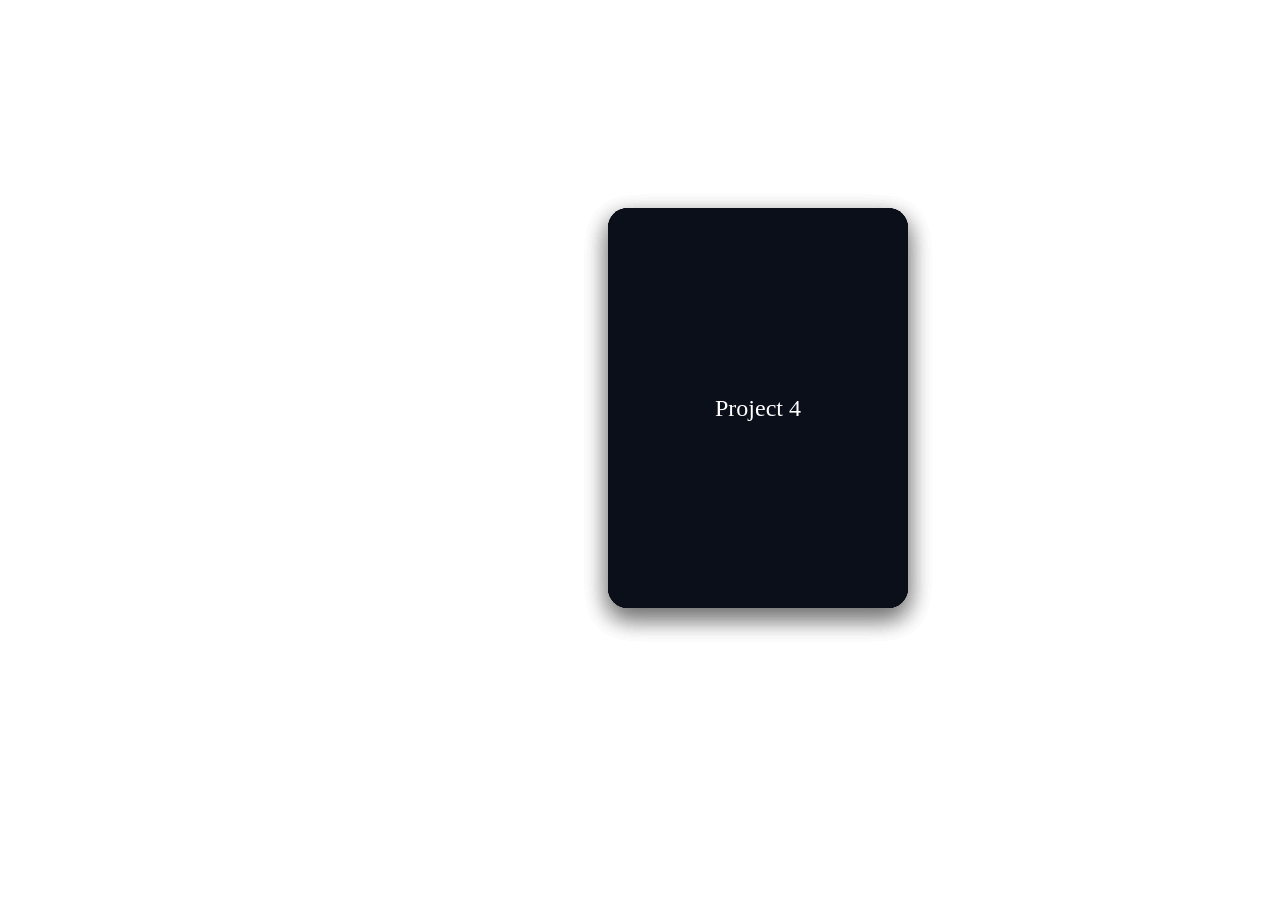
<file: 01/index.html>
<!DOCTYPE html>
<html lang="en">
<head>
    <meta charset="UTF-8">
    <meta name="viewport" content="width=device-width, initial-scale=1.0">
    <title>No-01</title>
    <link rel="stylesheet" href="./style.css">
</head>
<body>
    <div class="main">
        <div class="card" id="c1">Project 1</div>
        <div class="card" id="c2">Project 2</div>
        <div class="card" id="c3">Project 3</div>
        <div class="card" id="c4">Project 4</div>
    </div>
    <script src="./index.js"></script>
</body>
</html>
</file>
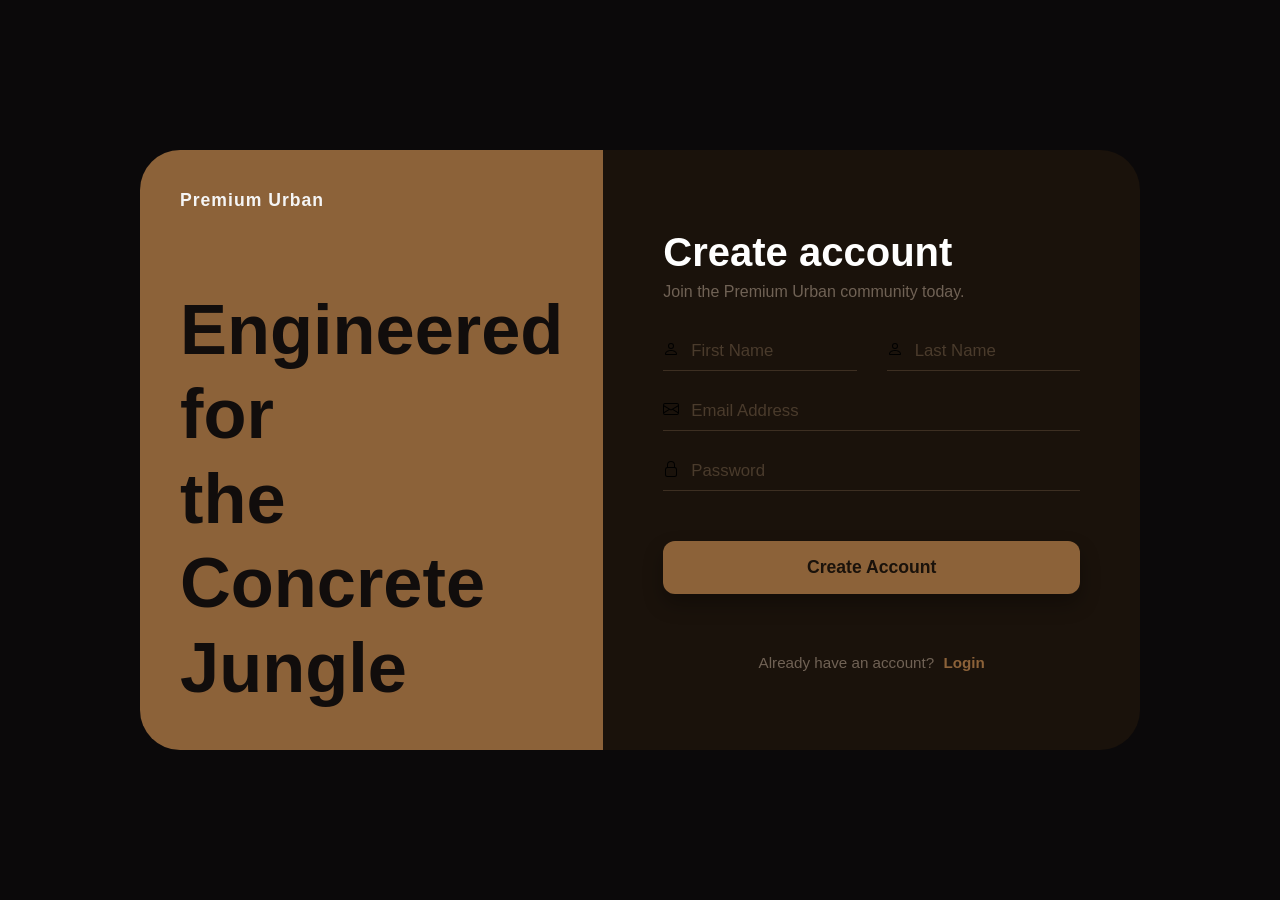
<file: 22/index.html>
<!DOCTYPE html>
<html lang="en">
<head>
    <meta charset="UTF-8">
    <meta name="viewport" content="width=device-width, initial-scale=1.0">
    <title>Document</title>
    <link rel="stylesheet" href="style.css">
    <link rel="stylesheet" href="https://cdnjs.cloudflare.com/ajax/libs/font-awesome/6.4.0/css/all.min.css">
</head>
<body>
<div class="container">
    <!-- khung bên trái  -->
    <div class="left-panel">
        <span class="brand-title">Premium Urban</span>
        <!-- <img src="./images/image.png" alt="Sneaker" class="product-image">  -->
        <div class="main-heading">
            <h1>Engineered for <br>the Concrete Jungle</h1>
        </div>
    </div>
    <!-- Khung bên phải  -->
    <div class="right-panel">
        <div class="form-header">
            <h2>Create account</h2>
            <p class="subtitle">Join the Premium Urban community today.</p>
        </div>

        <form>
        <div class="register-form">
            <div class="input-row">
                <div class="input-group">
                    <i><img src="./images/person.svg" alt=""></i>
                    <input type="text" placeholder="First Name">
                </div>
                <div class="input-group">
                    <i><img src="./images/person.svg" alt=""></i>
                    <input type="text" placeholder="Last Name">
                </div>
            </div>
            <div class="input-group">
                <i><img class="icons" src="./images/envelope.svg" alt=""></i>
                <input type="email" placeholder="Email Address">
            </div>
            <div class="input-group">
                <i><img class="icons" src="./images/lock.svg" alt=""></i>
                <input type="password" placeholder="Password">
            </div>
            <button type="submit" class="btn-submit">Create Account</button>
        </form>
        <div class="form-footer">
            Already have an account? <a href="#">Login</a>
        </div>
    </div>
</div>
</body>
</html>
</file>
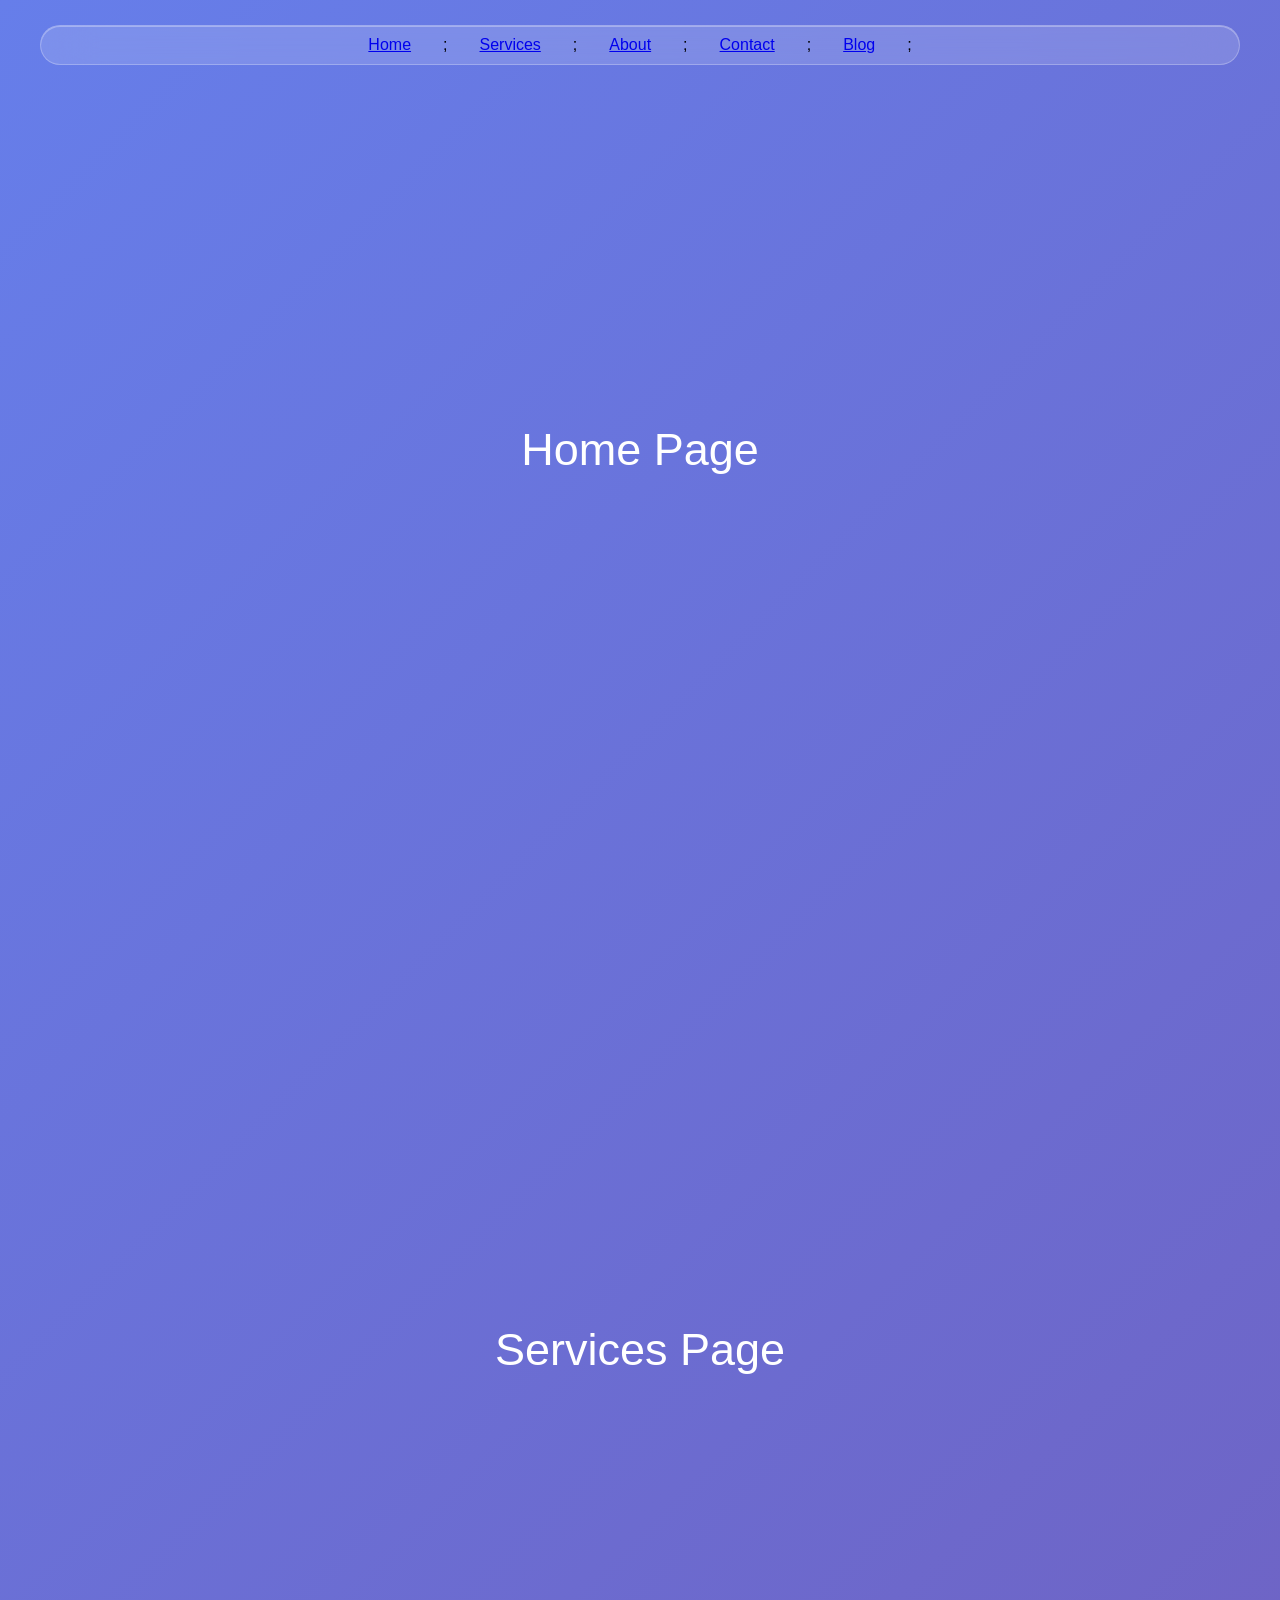
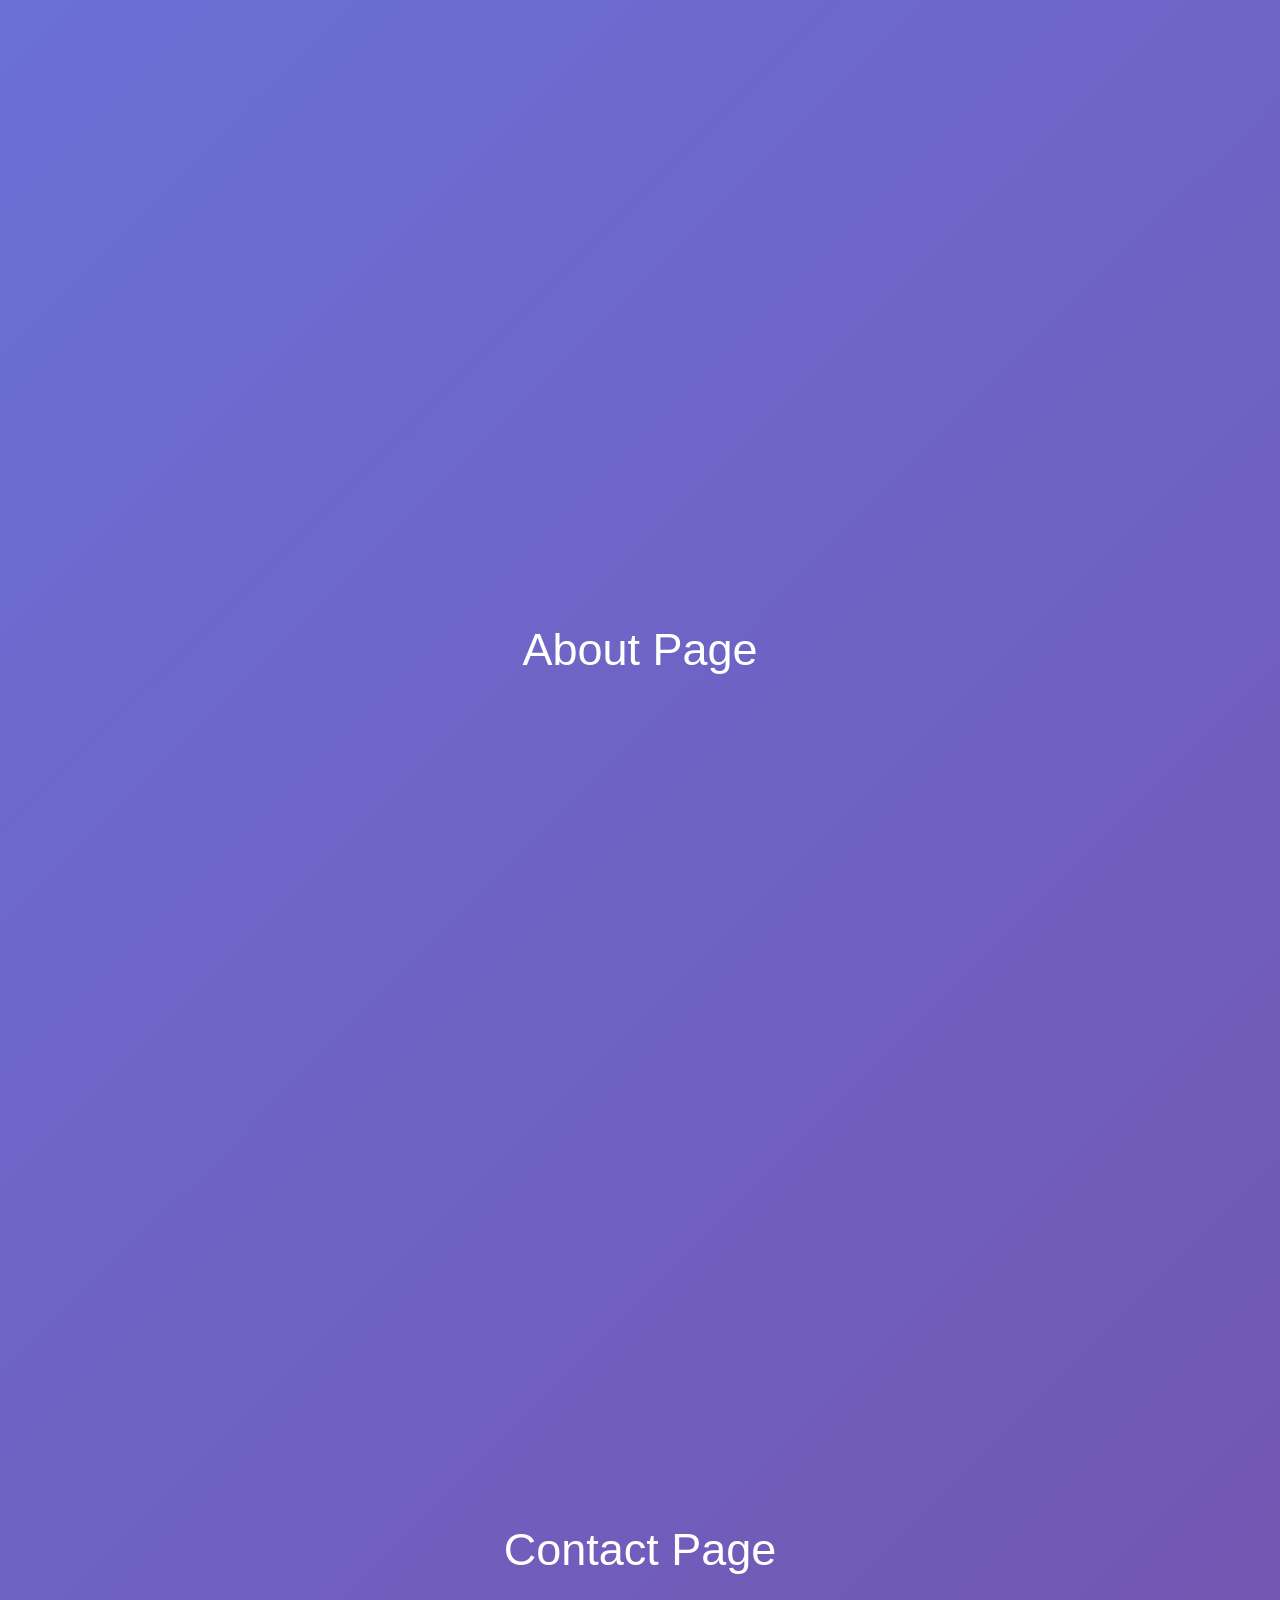
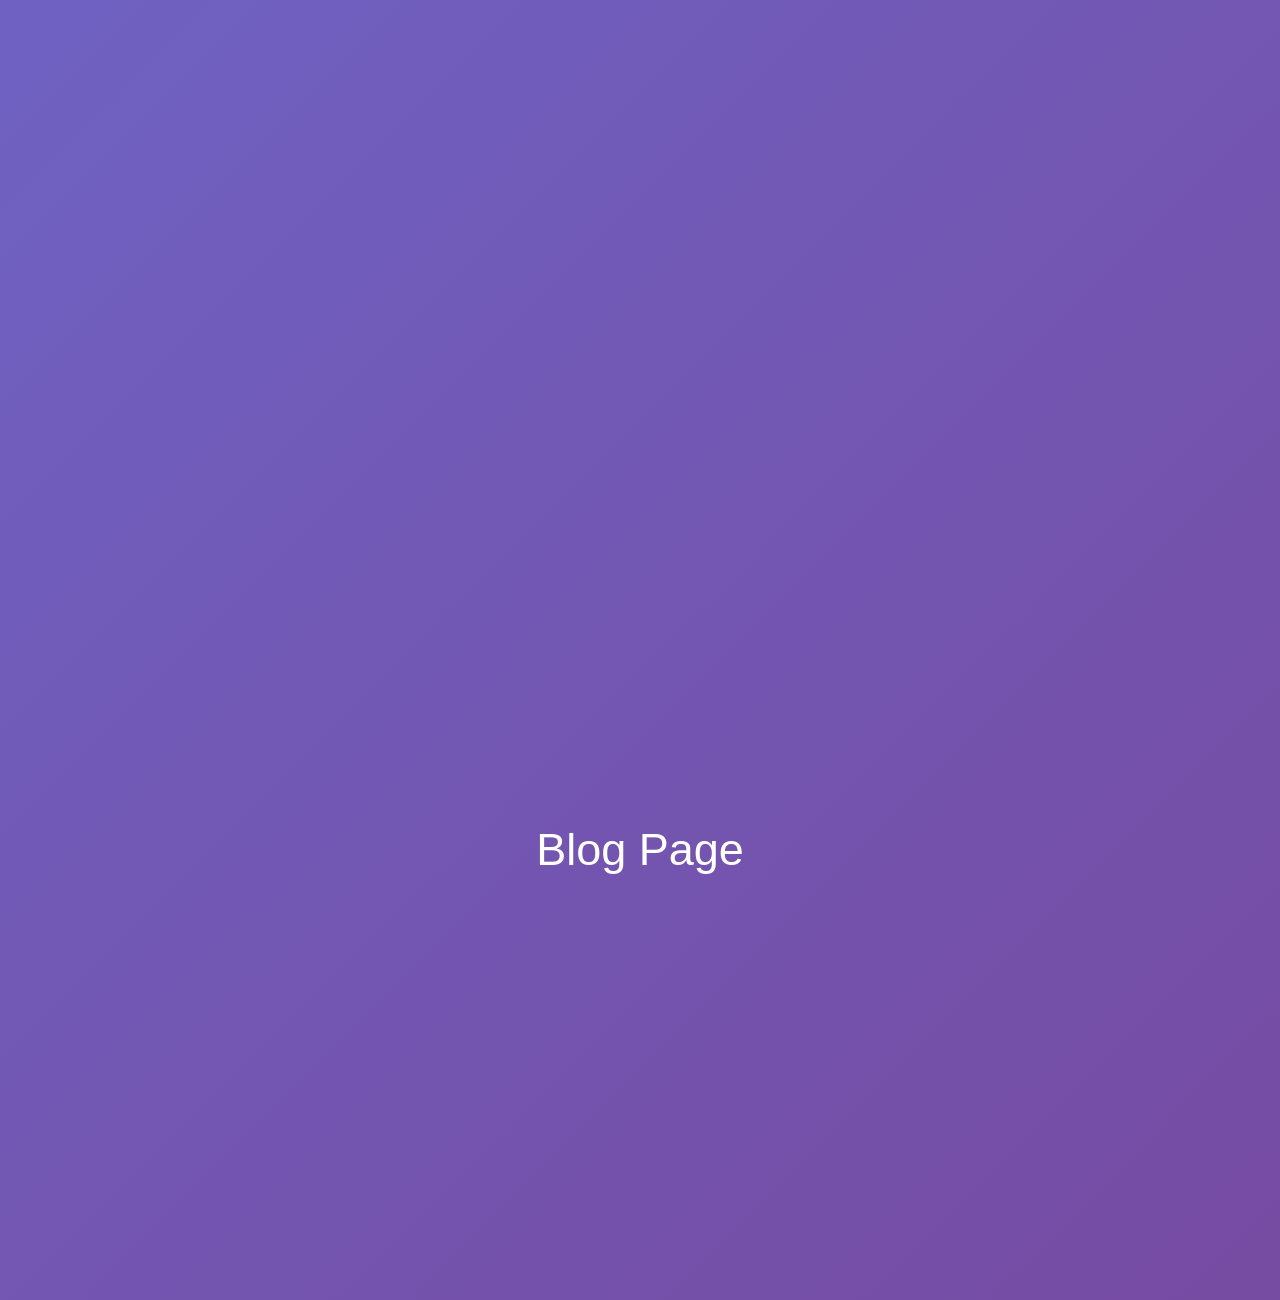
<file: 23/index.html>
<!DOCTYPE html>
<html lang="en">
<head>
    <meta charset="UTF-8">
    <meta name="viewport" content="width=device-width, initial-scale=1.0">
    <title>Document</title>
    <link rel="stylesheet" href="./style.css">
</head>
<body>
    <div class="header">
        <nav class="navbar">
            <a href="#home" class="nav-link">Home</a>;
            <a href="#services" class="nav-link">Services</a>;
            <a href="#about" class="nav-link">About</a>;
            <a href="#contact" class="nav-link">Contact</a>;
            <a href="#blog" class="nav-link">Blog</a>;
        </nav>
    </div>

    <section id="home">Home Page</section>
    <section id="services">Services Page</section>
    <section id="about">About Page</section>
    <section id="contact">Contact Page</section>
    <section id="blog">Blog Page</section>
</body>
</html>
</file>
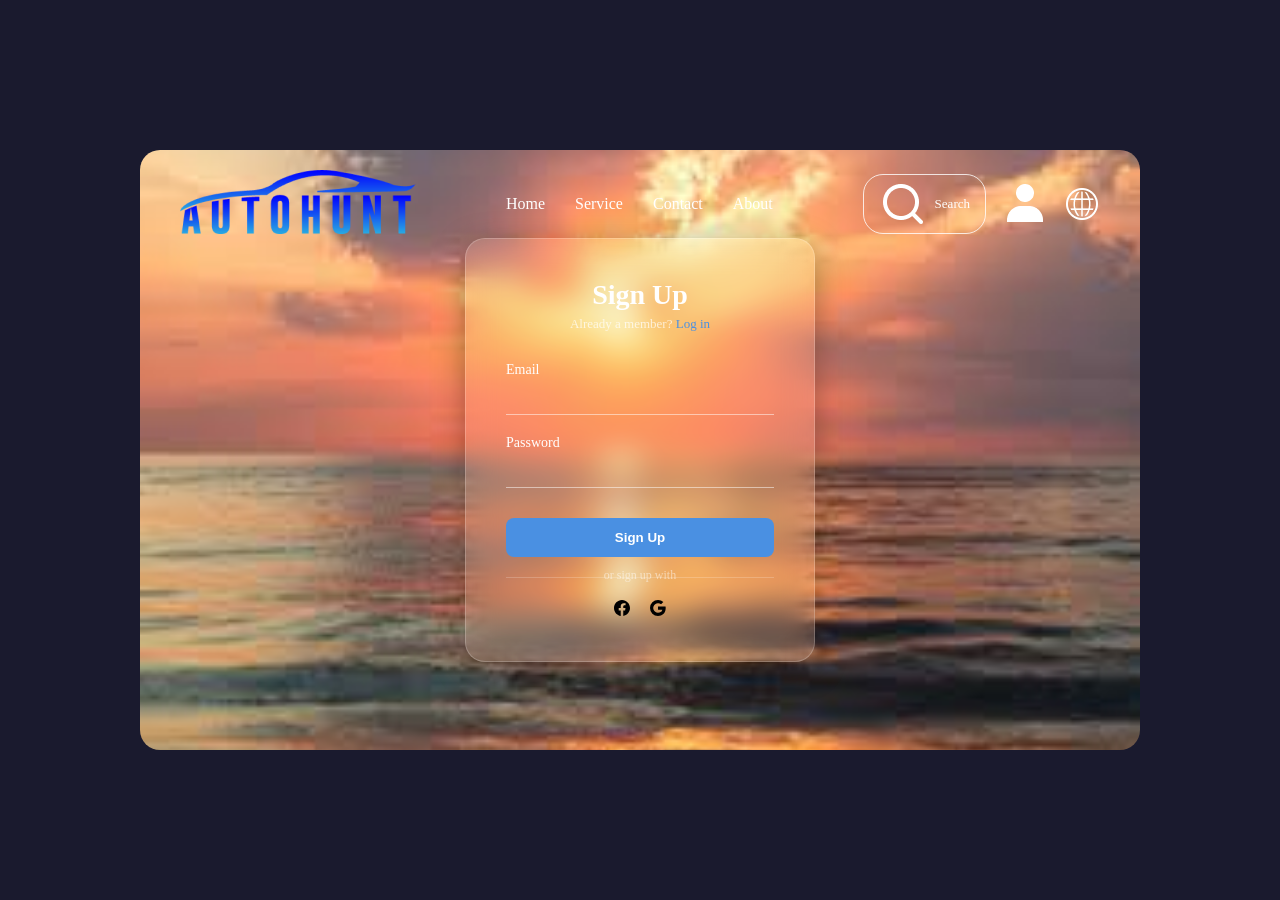
<file: 24/index.html>
<!DOCTYPE html>
<html lang="en">
<head>
    <meta charset="UTF-8">
    <meta name="viewport" content="width=device-width, initial-scale=1.0">
    <title>Document</title>
    <link rel="stylesheet" href="./index.css">
    <link rel="stylesheet" href="https://cdnjs.cloudfare.com/ajax/libs/font-awesome/0.0.0/css/all.min.css">
</head>
<body>
    <div class="container">
        <nav class="navbar">
        <div class="logo">
        <div class="logo"><img src="./asset/logo.png" alt=""></div>
        </div>
        <ul class="nav-links">
            <li><a href="#"></a>Home</li>
            <li><a href="#"></a>Service</li>
            <li><a href="#"></a>Contact</li>
            <li><a href="#"></a>About</li>
        </ul>
        <div class="nav-right">
            <div class="search-box">
                <img src="./asset/lúp.png" alt="">
                <span>Search</span>
            </div>
            <img src="./asset/sii.png" alt="">
            <img src="./asset/global.png" alt="">
        </div>
        </nav>
        <div class="glass-form">
            <h2>Sign Up</h2>
            <p class="subtitle">Already a member? <a href="#">Log in</a></p>

            <form>
                <div class="input-group">
                    <label>Email</label>
                    <input type="email" required>
                </div>
                <div class="input-group">
                    <label>Password</label>
                    <input type="password" required>
                </div>
                <button type="submit" class="signup-btn">Sign Up</button>
            </form>

            <div class="divider">
                <span>or sign up with</span>
            </div>
            <div class="social-icons">
                <a href="#" class="fb">
                    <img src="./asset/facebook.svg" alt="">
                </a>
                <a href="#" class="google">
                    <img src="./asset/google.svg" alt="">
                </a>
            </div>
        </div>
    </div>
</body>
</html>
</file>
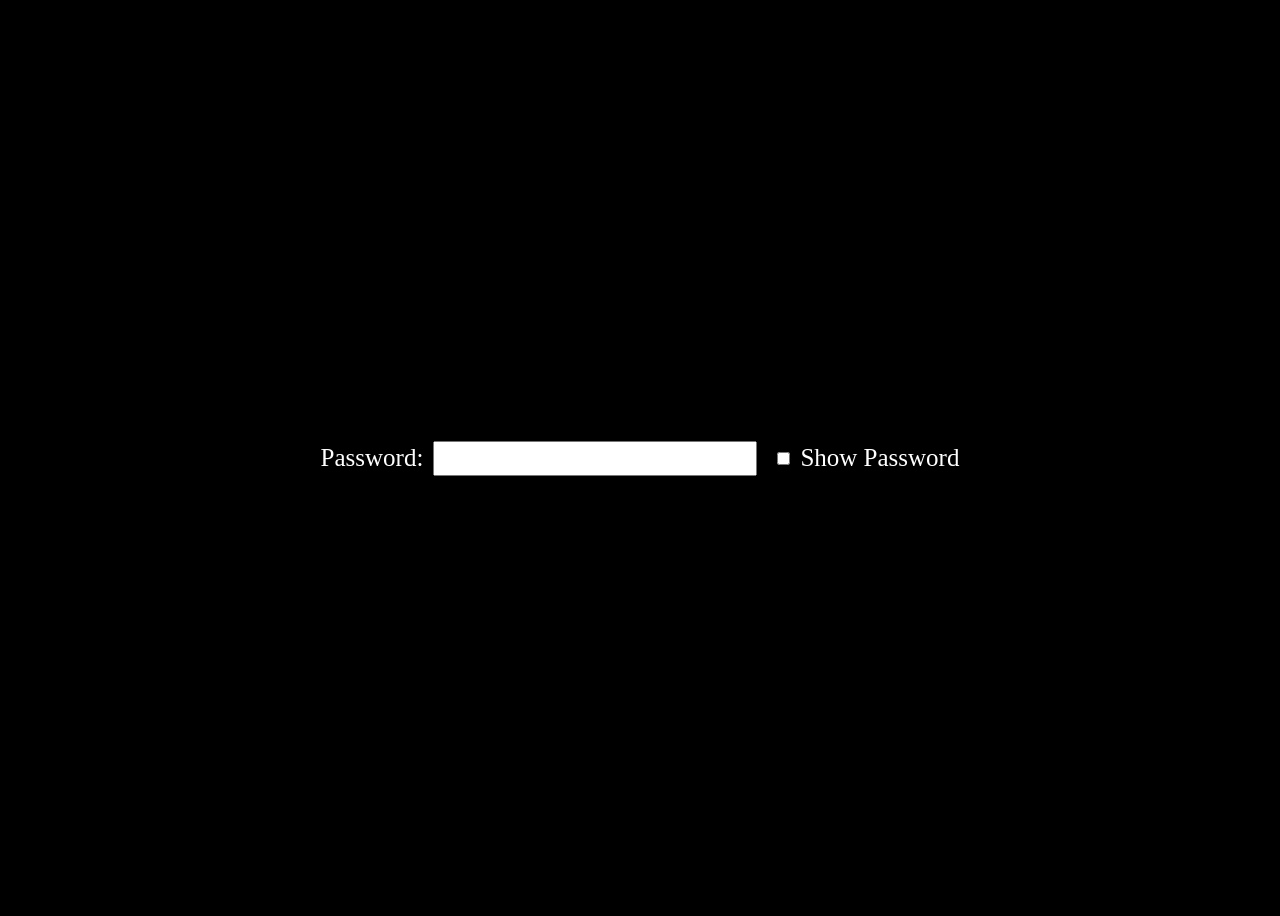
<file: 25/index.html>
<!DOCTYPE html>
<html lang="en">
<head>
    <meta charset="UTF-8">
    <meta name="viewport" content="width=device-width, initial-scale=1.0">
    <title>Document</title>
    <link rel="stylesheet" href="./style.css">
    <!-- show password  -->
</head>
<body>
    <label for="password">Password:</label>
    <input type="password" name="password" id="password">
    <input type="checkbox" id="showPassword">
    <label for="showPassword">Show Password</label>
    <script src="./index.js"></script>
</body>
</html>
</file>
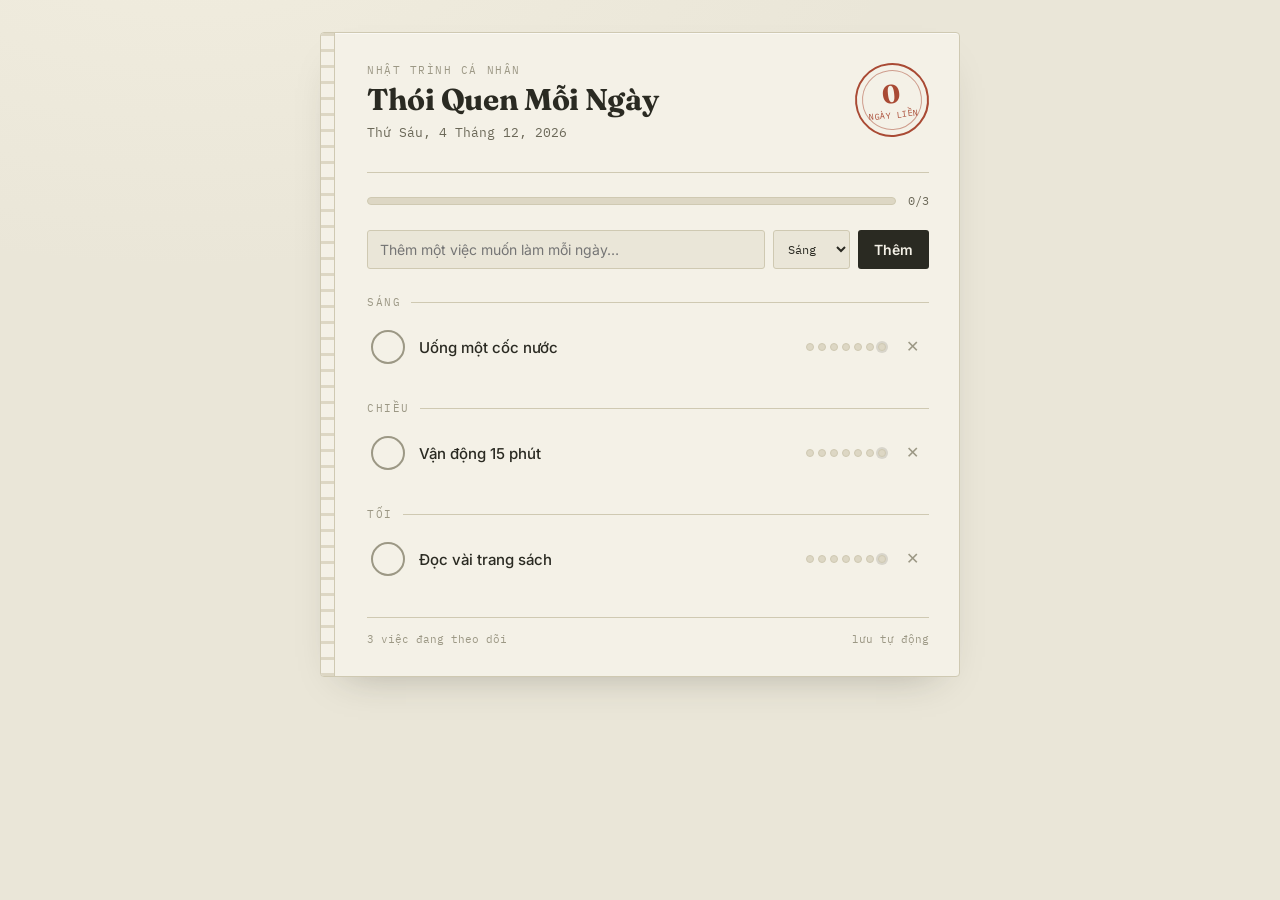
<file: Daily-Routine-Tracker/index.html>
<!DOCTYPE html>
    <html lang="vi">
<head>
    <meta charset="UTF-8">
    <meta name="viewport" content="width=device-width, initial-scale=1.0">
    <title>Nhật Trình — Thói Quen Mỗi Ngày</title>
    <link rel="stylesheet" href="./style.css">
    <link rel="preconnect" href="https://fonts.googleapis.com">
    <link href="https://fonts.googleapis.com/css2?family=Fraunces:ital,opsz,wght@0,9..144,400;0,9..144,600;0,9..144,700;1,9..144,500&family=Inter:wght@400;500;600;700&family=IBM+Plex+Mono:wght@400;500;600&display=swap" rel="stylesheet">
</head>
<body>
    <div class="sheet">
        <div class="spine"></div>
        <div class="content">
            <header>
                <div class="title-wrap">
                    <p class="eyebrow">Nhật trình cá nhân</p>
                    <h1>Thói Quen Mỗi Ngày</h1>
                    <p class="date-line" id="dateLine"></p>
                </div>
                <div class="streak-badge">
                    <span class="streak-num" id="streakNum">0</span>
                    <span class="streak-label">ngày liền</span>
                </div>
            </header>
            <div class="progress-row">
                <div class="progress-track">
                    <div class="progress-fill" id="progressFill"></div>
                </div>
                <span class="progress-text" id="progressText">0/0</span>
            </div>
            <form class="add-form" id="addForm">
                <input type="text" id="routineInput" placeholder="Thêm một việc muốn làm mỗi ngày…" maxlength="60" required>
                <select id="timeOfDay">
                <option value="sang">Sáng</option>
                <option value="chieu">Chiều</option>
                <option value="toi">Tối</option>
                <option value="khac">Khác</option>
                </select>
                <button type="submit" class="add-btn">Thêm</button>
            </form>
            <div id="blocks"></div>
            <footer>
                <span id="footerLeft">—</span>
                <span>lưu tự động</span>
            </footer>
        </div>
    </div>
    <script src="./index.js"></script>
</body>
</html>
</file>
<file: 01/style.css>
.body {
    margin: 0;
    height: 100vh;
    display: flex;
    justify-content: center;
    align-items: center;
    background: #e9eef5;
    font-family: Arial, Helvetica, sans-serif;
}
.main {
    position: relative;
    width: 300px;
    height: 400px;
    perspective: 1000px;
}
.card {
    position: absolute;
    top: 50%;
    left: 200%;
    width: 100%;
    height: 100%;
    background: #0b0f19;
    color: white;
    border-radius: 20px;
    display: flex;
    justify-content: center;
    align-items: center;
    font-size: 24px;
    cursor: pointer;
    transition: all 0.5s ease;
    box-shadow: 0 10px 25px rgba(0,0,0,0.2);
}
.c1 { transform: translateX(-120px) rotate(-15deg) scale(0.8); opacity: 0.6; }
.c2 { transform: translateX(-60px) rotate(-8deg) scale(0.9); opacity: 0.8; }
.c3 { transform: translateX(0) rotate(0deg) scale(1); z-index: 5; }
.c4 { transform: translateX(60px) rotate(8deg) scale(0.9); opacity: 0.8; }
.c5 { transform: translateX(120px) rotate(15deg) scale(0.8); opacity: 0.6; }
</file>
<file: 22/style.css>
/* @import url('https://fonts.googleapis.com/css2?family=Inter:wght@400;800;800;900&display=swap'); */

* {
    margin: 0;
    padding: 0;
    box-sizing: border-box;
    font-family: 'Segoe UI', Tahoma, Geneva, Verdana, sans-serif;
}

body {
    background-color: #0b090a; /* Nền tối bên ngoài trùng với góc bo */
    display: flex;
    justify-content: center;
    align-items: center;
    min-height: 100vh;
    padding: 20px;
}

/* Khung lớn chứa toàn bộ giao diện */
.container {
    display: flex;
    width: 100%;
    max-width: 1000px;
    height: 600px;
    border-radius: 40px; /* Bo góc lớn giống hình mẫu */
    overflow: hidden;
}

/* ---------------- LEFT PANEL ---------------- */
.left-panel {
    flex: 45%;
    background-color: #8c6239; /* Màu nâu đất sáng bên trái */
    padding: 40px;
    display: flex;
    flex-direction: column;
    justify-content: space-between;
    position: relative;
}

.brand-title {
    color: #f5f5f5;
    font-weight: 700;
    letter-spacing: 1px;
    font-size: 1.1rem;
}

.product-image {
    width: 110%; /* Hơi tràn nhẹ ra ngoài biên để tạo hiệu ứng 3D */
    max-width: 450px;
    align-self: center;
    transform: rotate(-15deg); /* Xoay nhẹ chiếc giày giống ảnh mẫu */
    margin-left: -20px;
    filter: drop-shadow(0 20px 30px rgba(0, 0, 0, 0.5)); /* Đổ bóng cho giày */
}

.main-heading {
    color: #110d0c;
    font-size: 2.2rem;
    font-weight: 800;
    line-height: 1.2;
}

/* ---------------- RIGHT PANEL ---------------- */
.right-panel {
    flex: 55%;
    background-color: #1a120b; /* Màu nâu đen đậm bên phải */
    padding: 50px 60px;
    display: flex;
    flex-direction: column;
    justify-content: center;
}

.form-header h2 {
    color: #ffffff;
    font-size: 2.5rem;
    font-weight: 700;
    margin-bottom: 8px;
}

.form-header p {
    color: #706255; /* Chữ mô tả màu nâu xám trầm */
    font-size: 1rem;
    margin-bottom: 40px;
}

/* Cấu trúc Form nhập liệu */
.register-form {
    display: flex;
    flex-direction: column;
    gap: 30px; /* Khoảng cách giữa các hàng input */
}

.input-row {
    display: flex;
    gap: 30px;
}

.input-group {
    flex: 1;
    display: flex;
    align-items: center;
    border-bottom: 1px solid #3d2f22; /* Đường gạch chân input */
    padding-bottom: 8px;
    position: relative;
}

.input-group i {
    color: #706255;
    margin-right: 12px;
    font-size: 1.1rem;
}

.input-group input {
    width: 100%;
    background: transparent;
    border: none;
    outline: none;
    color: #ffffff;
    font-size: 1.05rem;
}

/* Màu chữ gợi ý (Placeholder) */
.input-group input::placeholder {
    color: #4a3b2c;
}

/* Nút bấm Create Account */
.btn-submit {
    background-color: #8c6239; /* Màu nền nút trùng màu panel trái */
    color: #1a120b; /* Chữ màu tối */
    border: none;
    padding: 16px;
    border-radius: 12px;
    font-size: 1.1rem;
    font-weight: 700;
    cursor: pointer;
    margin-top: 20px;
    transition: background 0.3s ease;
    box-shadow: 0 10px 20px rgba(0, 0, 0, 0.3);
}

.btn-submit:hover {
    background-color: #a1744a;
}

/* Dòng chữ Login dưới cùng */
.form-footer {
    text-align: center;
    margin-top: 30px;
    color: #706255;
    font-size: 0.95rem;
}

.form-footer a {
    color: #8c6239;
    text-decoration: none;
    font-weight: 600;
    margin-left: 5px;
}

.form-footer a:hover {
    text-decoration: underline;
}

/* Tối ưu responsive nhẹ cho màn hình nhỏ */
@media (max-width: 768px) {
    .container {
        flex-direction: column;
        height: auto;
    }
    .product-image {
        width: 80%;
        transform: none;
        margin: 20px 0;
    }
}
</file>
<file: 23/style.css>
*{
    padding: 0;
    margin: 0;
    box-sizing: border-box;
}

html{
    scroll-behavior: smooth;
}
body{
    font-family: 'Segoe UI', Tahoma, Geneva, Verdana, sans-serif;
    background: linear-gradient(135deg, #667eea 0%, #764ba2 100%);
    min-height: 100vh;
    overflow: hidden;
}
.header{
    position: fixed;
    top: 25px;
    left: 0;
    right: 0;
    z-index: 1000;
    padding: 0px 25px;
}
.navbar{
    max-width: 1200px;
    margin: 0 auto;
    padding: 10px;
    display: flex;
    justify-content: center;
    gap: 2em;
    background: rgba(255, 255,255,0.15);
    backdrop-filter: blur(25px);
    border-radius: 50px;
    border: 1px solid rgba(255, 255,255,0.25);
    box-shadow: 0 8px 32px rgba(31,38,135,0), inset 0 1px 0 rgba(255,255,255,0.3);
}
.navLinks{
    color: rgba(255, 255,255,0.95);
    text-decoration: none;
    font-weight: 500;
    font-size: 1.1em;
    padding: 0.75rem 1.5rem;
    border-radius: 25px;
    transition: all 0.3s cubic-bezier(0.4, 0, 0.2, 1);
    position: relative;
    overflow: hidden;
}
.navLinks:hover::before{
    left: 100%;
}
.navLinks:hover{
    color: white;
    background: rgba(255, 255,255,0.25);
    transform: translateY(-2px);
    box-shadow: 0 10px 25px rgba(0,0,0,2);
}
section{
    height: 100vh;
    display: flex;
    justify-content: center;
    align-items: center;
    font-size: 45px;
    font-weight: 500;
    color: white;
}
</file>
<file: 24/index.css>
*{
    margin: 0;
    padding: 0;
    box-sizing: border-box;
}

body{
    display: flex;
    justify-content: center;
    align-items: center;
    min-height: 100vh;
    background-color: #1a1a2e;
}

.container{
    width: 90%;
    max-width: 1000px;
    height: 600px;
    background: url(./images/sunset.jpg) no-repeat center center/cover;
    border-radius: 20px;
    position: relative;
    display: flex;
    justify-content: center;
    align-items: center;
    box-shadow: 0 25px 50px rgba(0,0,0,0,5);
    overflow: hidden;
}

.navbar{
    position: absolute;
    top: 0;
    width: 100%;
    padding: 20px 40px;
    display: flex;
    justify-content: space-between;
    align-items: center;
    color: white;
    z-index: 10;
}

.nav-links{
    display: flex;
    list-style: none;
    gap: 30px;
}

.nav-links a{
    text-decoration: none;
    color: rgba(255,255,255,0.8);
    font-size: 14px;
}

.nav-right{
    display: flex;
    align-items: center;
    gap: 15px;
}

.search-box{
    border: 1px solid rgba(255,255,255,0.8);
    padding: 5px 15px;
    border-radius: 20px;
    font-size: 13px;
    display: flex;
    align-items: center;
    gap: 8px;
}

.glass-form{
    width: 350px;
    padding: 40px;
    background: rgba(255,255,255,0.1);
    backdrop-filter: blur(15px);
    -webkit-backdrop-filter: blur(15px);
    border: 1px solid rgba(255,255,255,0.2);
    border-radius: 20px;
    color: white;
    text-align: center;
    box-shadow:  0 8px 32px rgba(0,0,0,0.37);
}

.glass-form h2 {
    font-size: 28px;
    margin-bottom: 5px;
}

.subtitle{
    font-size: 13px;
    margin-bottom: 30px;
    color: rgba(255,255,255,0.7);
}

.subtitle a {
    color: #4a90e2;
    text-decoration: none;
}
.input-group {
    text-align: left;
    margin-bottom: 20px;
}

.input-group label {
    display: block;
    font-size: 14px;
    margin-bottom: 5px;
}

.input-group input {
    width: 100%;
    background: transparent;
    border: none;
    border-bottom: 1px solid rgba(255,255,255,0.5);
    color: white;
    padding: 8px 0;
    outline: none;
}

.signup-btn {
    width: 100%;
    padding: 12px;
    border: none;
    border-radius: 8px;
    background: #4a90e2;
    color: white;
    font-weight: bold;
    cursor: pointer;
    margin-top: 10px;
    transition: 0.3s;
}
.signup-btn:hover {
    background: #357abd;
}
.divider{
    margin: 20px 0;
    position: relative;
    border-top:  1px solid rgba(255,255,255,0.2);
}
.divider span{
    position: absolute;
    top: -10px;
    left: 50%;
    transform: translateX(-50%);
    background: transparent;
    padding: 0 10px;;
    font-size: 12px;
    color: rgba(255,255,255,0.5);
}
.social-icons {
    display: flex;
    justify-content: center;
    gap: 20px;
}

.social-icons a {
    color: white;
    font-size: 20px;
}
</file>
<file: 25/style.css>
body{
    display: flex;
    align-items: center;
    justify-content: center;
    height: 100vh;
    background-color: black;
    color: white;
    font-size: 25px;
}
input{
    margin: 0 10px;
    outline: none;
    font-size: 25px;
}
</file>
<file: Daily-Routine-Tracker/style.css>
:root{
--paper: #EAE6D8;
--paper-dark: #DDD7C4;
--card: #F4F1E7;
--ink: #2A2A22;
--ink-soft: #6B6858;
--ink-faint: #9C9885;
--stamp-red: #A94A34;
--stamp-red-dark: #8A3B29;
--pine: #3D6B5E;
--gold: #B8863F;
--line: #CFC9B2;
--danger: #A94A34;
}

*{box-sizing:border-box;}

body{
margin:0;
background:
    radial-gradient(1200px 600px at 15% -10%, #F1EDDF 0%, transparent 60%),
    var(--paper);
color:var(--ink);
font-family:'Inter', sans-serif;
min-height:100vh;
padding:32px 16px 80px;
}

.sheet{
max-width:640px;
margin:0 auto;
background:var(--card);
border:1px solid var(--line);
border-radius:4px;
box-shadow: 0 1px 0 rgba(255,255,255,0.6) inset, 0 18px 40px -24px rgba(42,42,34,0.35);
position:relative;
overflow:hidden;
}

.spine{
position:absolute;
left:0; top:0; bottom:0;
width:14px;
background:repeating-linear-gradient(
    to bottom,
    var(--paper-dark) 0px, var(--paper-dark) 3px,
    transparent 3px, transparent 16px
);
border-right:1px solid var(--line);
}

.content{
padding: 30px 30px 30px 46px;
}

header{
display:flex;
justify-content:space-between;
align-items:flex-start;
gap:16px;
padding-bottom:18px;
border-bottom:1px solid var(--line);
}

.title-wrap{
    background: transparent;
}

.eyebrow{
font-family:'IBM Plex Mono', monospace;
font-size:11px;
letter-spacing:0.14em;
color:var(--ink-faint);
text-transform:uppercase;
margin:0 0 4px;
}
h1{
font-family:'Fraunces', serif;
font-weight:700;
font-size:30px;
margin:0;
letter-spacing:-0.01em;
}
.date-line{
font-size:13px;
color:var(--ink-soft);
margin-top:6px;
font-family:'IBM Plex Mono', monospace;
text-transform:capitalize;
}
.streak-badge{
flex-shrink:0;
width:74px;
height:74px;
border:2px solid var(--stamp-red);
border-radius:50%;
display:flex;
flex-direction:column;
align-items:center;
justify-content:center;
color:var(--stamp-red);
transform:rotate(-6deg);
position:relative;
}
.streak-badge::after{
content:"";
position:absolute;
inset:5px;
border:1px solid var(--stamp-red);
border-radius:50%;
opacity:0.5;
}
.streak-num{
font-family:'Fraunces', serif;
font-weight:700;
font-size:26px;
line-height:1;
}
.streak-label{
font-family:'IBM Plex Mono', monospace;
font-size:8.5px;
letter-spacing:0.06em;
text-transform:uppercase;
margin-top:2px;
}

.progress-row{
display:flex;
align-items:center;
gap:12px;
margin:20px 0 8px;
}
.progress-track{
flex:1;
height:8px;
background:var(--paper-dark);
border-radius:4px;
overflow:hidden;
border:1px solid var(--line);
}
.progress-fill{
height:100%;
background:linear-gradient(90deg, var(--pine), var(--gold));
width:0%;
transition:width 0.4s ease;
}
.progress-text{
font-family:'IBM Plex Mono', monospace;
font-size:12px;
color:var(--ink-soft);
white-space:nowrap;
}

.add-form{
display:flex;
gap:8px;
margin:22px 0 6px;
flex-wrap:wrap;
}
.add-form input[type=text]{
flex:1;
min-width:140px;
padding:10px 12px;
border:1px solid var(--line);
border-radius:3px;
background:var(--paper);
font-family:'Inter', sans-serif;
font-size:14px;
color:var(--ink);
}
.add-form input[type=text]:focus{
outline:2px solid var(--pine);
outline-offset:1px;
}
select#timeOfDay{
padding:10px 10px;
border:1px solid var(--line);
border-radius:3px;
background:var(--paper);
font-family:'IBM Plex Mono', monospace;
font-size:12px;
color:var(--ink);
}
.add-btn{
padding:10px 16px;
background:var(--ink);
color:var(--card);
border:none;
border-radius:3px;
font-family:'Inter', sans-serif;
font-weight:600;
font-size:14px;
cursor:pointer;
}
.add-btn:hover{ background:var(--stamp-red-dark); }
.add-btn:focus-visible, select:focus-visible, .icon-btn:focus-visible, .stamp:focus-visible{
outline:2px solid var(--pine);
outline-offset:2px;
}

section.block{
margin-top:26px;
}
.block-title{
font-family:'IBM Plex Mono', monospace;
font-size:11px;
letter-spacing:0.14em;
text-transform:uppercase;
color:var(--ink-faint);
display:flex;
align-items:center;
gap:10px;
margin-bottom:10px;
}
.block-title::after{
content:"";
flex:1;
height:1px;
background:var(--line);
}

.routine-row{
display:flex;
align-items:center;
gap:14px;
padding:11px 4px;
border-bottom:1px dashed var(--line);
}
.routine-row:last-child{ border-bottom:none; }

.stamp{
width:34px;
height:34px;
flex-shrink:0;
border-radius:50%;
border:2px solid var(--ink-faint);
background:transparent;
cursor:pointer;
position:relative;
display:flex;
align-items:center;
justify-content:center;
transition:transform 0.15s ease, border-color 0.15s ease;
}
.stamp svg{
width:18px; height:18px;
opacity:0;
transition:opacity 0.15s ease;
}
.stamp.done{
border-color:var(--stamp-red);
background:rgba(169,74,52,0.08);
}
.stamp.done svg{ opacity:1; }
.stamp.thump{ animation: thump 0.32s ease; }
@keyframes thump{
0%{ transform:scale(1) rotate(0deg); }
35%{ transform:scale(0.82) rotate(var(--stamp-rot, -4deg)); }
100%{ transform:scale(1) rotate(0deg); }
}

.routine-name{
flex:1;
font-size:15px;
font-weight:500;
min-width:0;
word-break:break-word;
}
.routine-row.done .routine-name{
color:var(--ink-soft);
}

.week-dots{
display:flex;
gap:4px;
flex-shrink:0;
}
.week-dot{
width:8px; height:8px;
border-radius:50%;
background:var(--paper-dark);
border:1px solid var(--line);
}
.week-dot.filled{
background:var(--pine);
border-color:var(--pine);
}
.week-dot.today{
box-shadow:0 0 0 2px rgba(58,58,45,0.15);
}

.icon-btn{
background:none;
border:none;
color:var(--ink-faint);
cursor:pointer;
font-size:16px;
padding:4px 6px;
line-height:1;
flex-shrink:0;
}
.icon-btn:hover{ color:var(--danger); }

.empty-note{
font-size:13px;
color:var(--ink-faint);
font-style:italic;
padding:8px 4px;
}

footer{
margin-top:30px;
padding-top:14px;
border-top:1px solid var(--line);
font-family:'IBM Plex Mono', monospace;
font-size:11px;
color:var(--ink-faint);
display:flex;
justify-content:space-between;
}

@media (max-width:480px){
.content{ padding:22px 18px 22px 32px; }
h1{ font-size:24px; }
.streak-badge{ width:60px; height:60px; }
.streak-num{ font-size:20px; }
}

@media (prefers-reduced-motion: reduce){
.stamp.thump{ animation:none; }
.progress-fill{ transition:none; }
}
</file>
